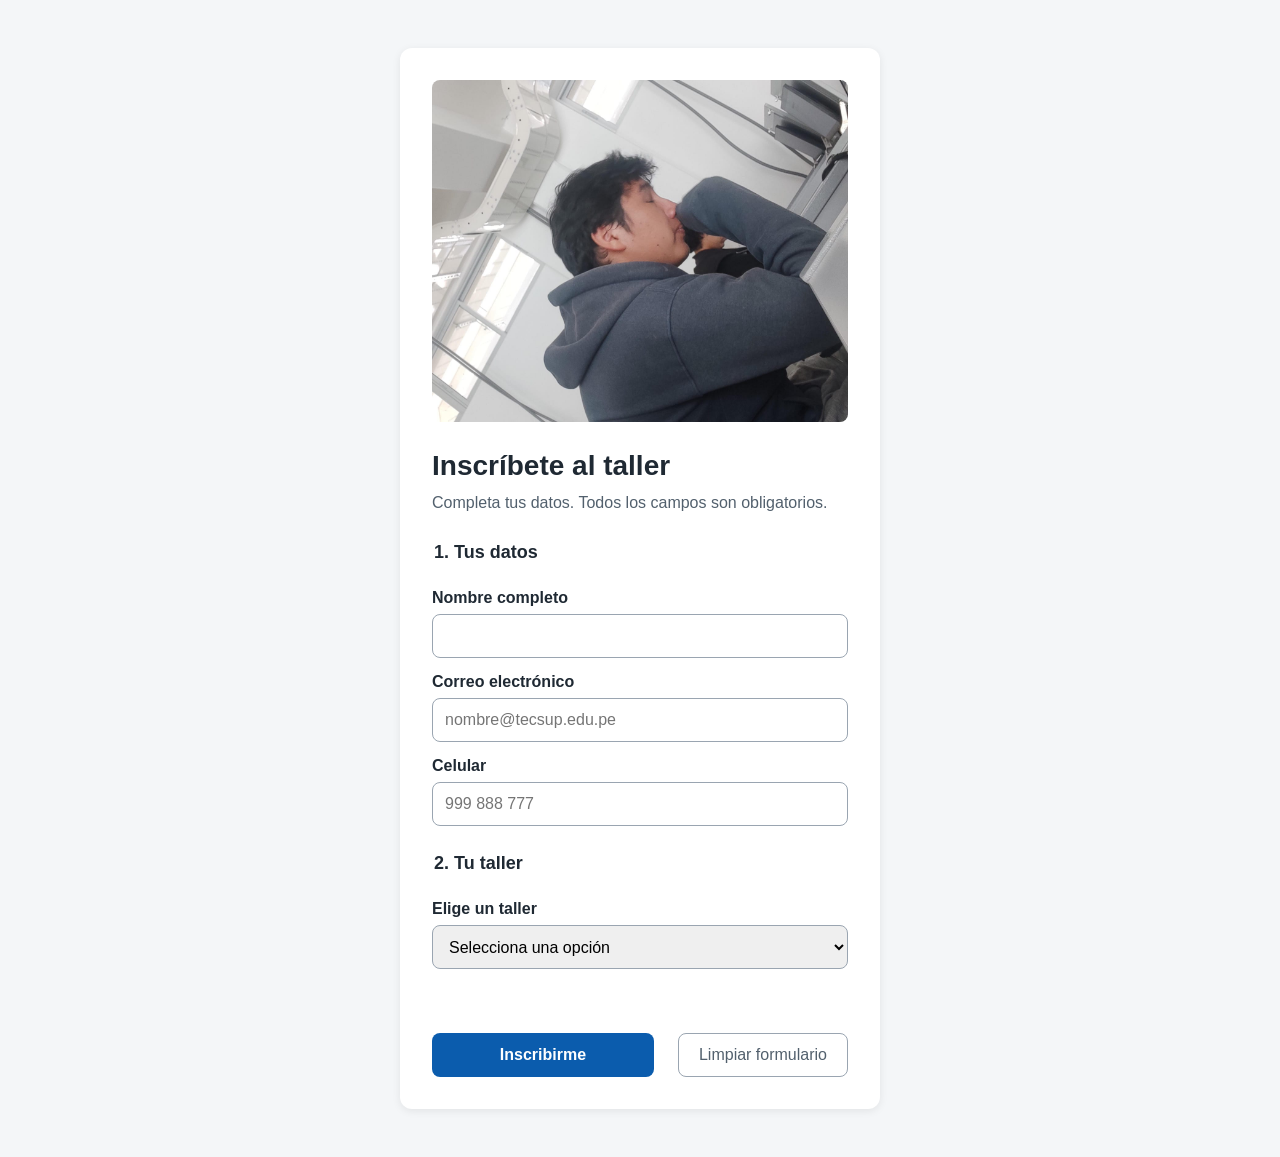
<file: index.html>
<!DOCTYPE html>
<html lang="es">
<head>
  <meta charset="UTF-8">
  <meta name="viewport" content="width=device-width, initial-scale=1.0">
  <title>Inscripción al taller</title>
  <link rel="stylesheet" href="stile.css">
</head>
<body>
  <main class="tarjeta">
    <img src="img/img.jpeg" alt="Estudiantes programando en el laboratorio">
    <h1>Inscríbete al taller</h1>
    <p class="ayuda">Completa tus datos. Todos los campos son obligatorios.</p>
 
    <form id="formulario" novalidate>
      <fieldset>
        <legend>1. Tus datos</legend>
        <label for="nombre">Nombre completo</label>
        <input id="nombre" type="text" autocomplete="name" required>
 
        <label for="correo">Correo electrónico</label>
        <input id="correo" type="email" autocomplete="email"
               placeholder="nombre@tecsup.edu.pe" required>
 
        <label for="telefono">Celular</label>
        <input id="telefono" type="tel" placeholder="999 888 777" required>
      </fieldset>
 
      <fieldset>
        <legend>2. Tu taller</legend>
        <label for="taller">Elige un taller</label>
        <select id="taller" required>
          <option value="">Selecciona una opción</option>
          <optgroup label="Control de versiones">
            <option>Git</option> <option>GitHub</option> <option>Markdown</option>
          </optgroup>
          <optgroup label="Desarrollo web">
            <option>HTML</option> <option>CSS</option> <option>JavaScript</option>
            <option>React</option> <option>Node.js</option> <option>APIs</option>
          </optgroup>
          <optgroup label="Diseño y calidad">
            <option>Figma</option> <option>Accesibilidad</option> <option>Testing</option>
          </optgroup>
        </select>
      </fieldset>
 
      <p id="mensaje" class="mensaje" role="status"></p>
 
      <div class="acciones">
        <button type="submit" class="boton-principal">Inscribirme</button>
        <button type="reset" class="boton-secundario">Limpiar formulario</button>
      </div>
    </form>
  </main>
  <script src="app.js"></script>
</body>
</html>
</file>
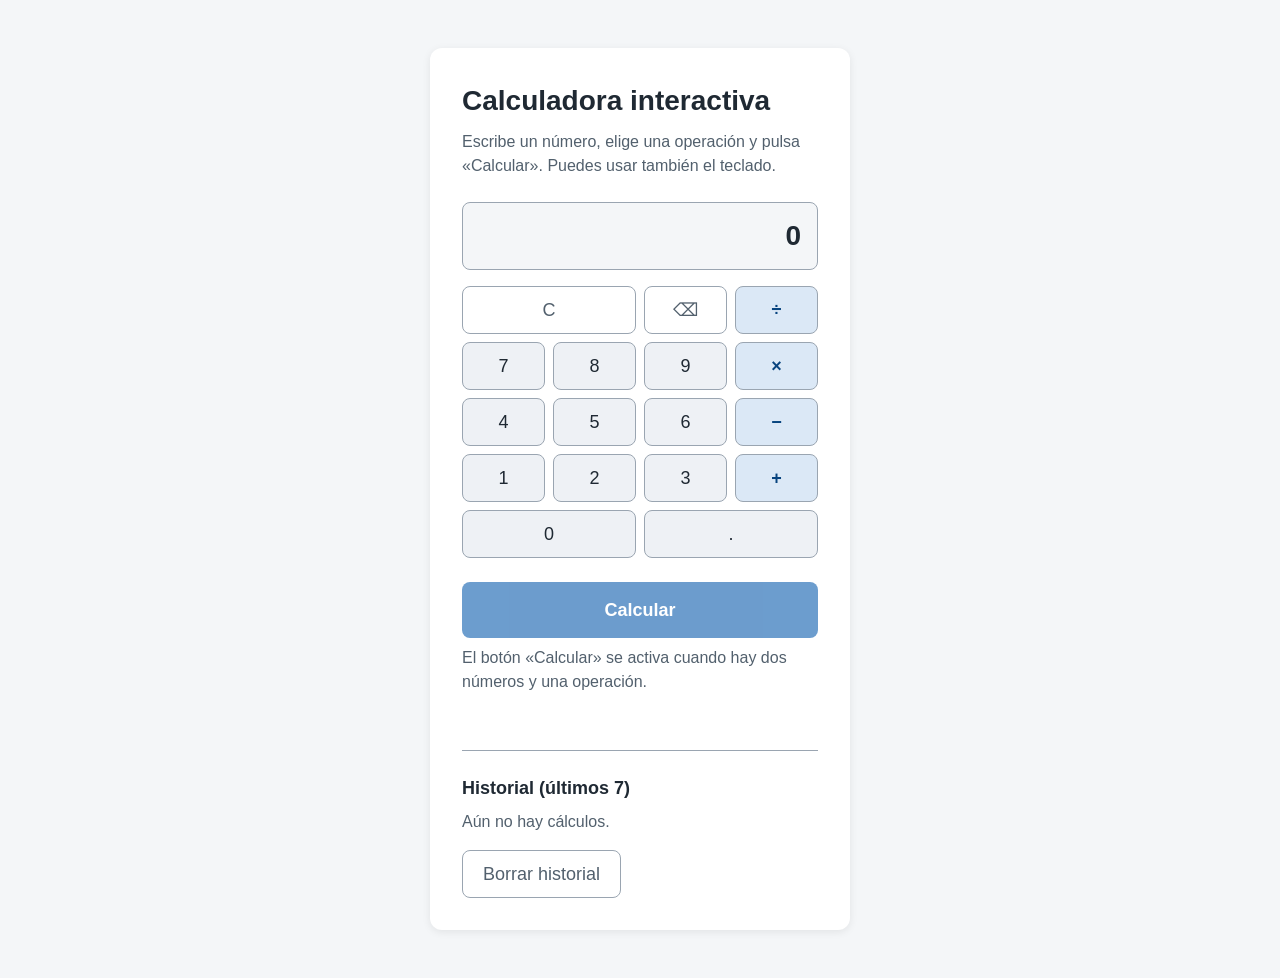
<file: TAREA/index.html>
<!DOCTYPE html>
<html lang="es">
<head>
  <meta charset="UTF-8">
  <meta name="viewport" content="width=device-width, initial-scale=1.0">
  <title>Calculadora interactiva</title>
  <link rel="stylesheet" href="estilos.css">
</head>
<body>
  <main class="tarjeta">
    <h1>Calculadora interactiva</h1>
    <p class="ayuda">Escribe un número, elige una operación y pulsa «Calcular». Puedes usar también el teclado.</p>

    <section aria-label="Calculadora">
      <output id="pantalla" class="pantalla" aria-label="Pantalla de la calculadora">0</output>

      <div class="teclado">
        <button type="button" class="tecla accion span2" data-accion="limpiar" aria-label="Limpiar todo">C</button>
        <button type="button" class="tecla accion" data-accion="borrar" aria-label="Borrar último dígito">⌫</button>
        <button type="button" class="tecla op" data-op="÷" aria-label="Dividir">÷</button>

        <button type="button" class="tecla" data-num="7">7</button>
        <button type="button" class="tecla" data-num="8">8</button>
        <button type="button" class="tecla" data-num="9">9</button>
        <button type="button" class="tecla op" data-op="×" aria-label="Multiplicar">×</button>

        <button type="button" class="tecla" data-num="4">4</button>
        <button type="button" class="tecla" data-num="5">5</button>
        <button type="button" class="tecla" data-num="6">6</button>
        <button type="button" class="tecla op" data-op="−" aria-label="Restar">−</button>

        <button type="button" class="tecla" data-num="1">1</button>
        <button type="button" class="tecla" data-num="2">2</button>
        <button type="button" class="tecla" data-num="3">3</button>
        <button type="button" class="tecla op" data-op="+" aria-label="Sumar">+</button>

        <button type="button" class="tecla span2" data-num="0">0</button>
        <button type="button" class="tecla span2" data-num="." aria-label="Punto decimal">.</button>

        <button type="button" id="igual" class="tecla igual span4" disabled>Calcular</button>
      </div>
      <p id="pista" class="pista">El botón «Calcular» se activa cuando hay dos números y una operación.</p>
    </section>

    <p id="mensaje" class="mensaje" role="status"></p>

    <section class="historial-bloque" aria-labelledby="titulo-historial">
      <h2 id="titulo-historial">Historial (últimos 7)</h2>
      <p id="historial-vacio" class="pista">Aún no hay cálculos.</p>
      <ol id="historial" class="historial"></ol>
      <div class="acciones">
        <button type="button" id="borrar-historial" class="boton-secundario">Borrar historial</button>
        <button type="button" id="deshacer" class="boton-principal" hidden>Deshacer</button>
      </div>
    </section>
  </main>
  <script src="app.js"></script>
</body>
</html>
</file>
<file: stile.css>
:root {
  --color-primario: #0b5cad;
  --color-texto: #1f2933;
  --color-suave: #52606d;
  --color-borde: #9aa5b1;
  --color-fondo: #f4f6f8;
  --color-error: #b42318;
  --color-exito: #067647;
  --espacio: 16px;
}
 
* { box-sizing: border-box; }
 
body {
  margin: 0;
  padding: var(--espacio);
  font-family: Arial, Helvetica, sans-serif;
  font-size: 16px;
  line-height: 1.5;
  color: var(--color-texto);
  background: var(--color-fondo);
}
 
.tarjeta {
  max-width: 480px;
  margin: 32px auto;
  padding: 32px;
  background: #ffffff;
  border-radius: 12px;
  box-shadow: 0 2px 8px rgba(0, 0, 0, 0.08);
}
 
.tarjeta img { width: 100%; border-radius: 8px; }
 
h1 { font-size: 28px; margin: 16px 0 4px; }
.ayuda { color: var(--color-suave); margin: 0 0 24px; }
 
fieldset { border: none; padding: 0; margin: 0 0 24px; }
legend { font-size: 18px; font-weight: bold; margin-bottom: 8px; }
label { display: block; font-weight: bold; margin: 12px 0 4px; }
 
input, select {
  width: 100%;
  min-height: 44px;
  padding: 8px 12px;
  font-size: 16px;
  border: 1px solid var(--color-borde);
  border-radius: 8px;
}
 
.validado input:invalid,
.validado select:invalid { border: 2px solid var(--color-error); }
 
.acciones { display: flex; gap: 24px; flex-wrap: wrap; }
 
button {
  min-height: 44px;
  padding: 10px 20px;
  font-size: 16px;
  border-radius: 8px;
  cursor: pointer;
}
 
.boton-principal {
  flex: 1;
  background: var(--color-primario);
  color: #ffffff;
  border: none;
  font-weight: bold;
}
 
.boton-principal:disabled { opacity: 0.6; cursor: wait; }
 
.boton-secundario {
  background: transparent;
  color: var(--color-suave);
  border: 1px solid var(--color-borde);
}
 
:focus-visible { outline: 3px solid #f59e0b; outline-offset: 2px; }
 
.mensaje { min-height: 24px; font-weight: bold; }
.mensaje.error { color: var(--color-error); }
.mensaje.exito { color: var(--color-exito); }
.mensaje.info { color: var(--color-primario); }
</file>
<file: TAREA/estilos.css>
:root {
  --color-primario: #0b5cad;
  --color-primario-oscuro: #08447f;
  --color-texto: #1f2933;
  --color-suave: #52606d;
  --color-borde: #9aa5b1;
  --color-fondo: #f4f6f8;
  --color-tecla: #eef1f5;
  --color-operacion: #dbe8f6;
  --color-error: #b42318;
  --color-exito: #067647;
  --espacio: 16px;
}

* { box-sizing: border-box; }

body {
  margin: 0;
  padding: var(--espacio);
  font-family: Arial, Helvetica, sans-serif;
  font-size: 16px;
  line-height: 1.5;
  color: var(--color-texto);
  background: var(--color-fondo);
}

.tarjeta {
  max-width: 420px;
  margin: 32px auto;
  padding: 32px;
  background: #ffffff;
  border-radius: 12px;
  box-shadow: 0 2px 8px rgba(0, 0, 0, 0.08);
}

h1 { font-size: 28px; margin: 0 0 8px; }
h2 { font-size: 18px; margin: 0 0 8px; }
.ayuda { color: var(--color-suave); margin: 0 0 24px; }
.pista { color: var(--color-suave); font-size: 16px; margin: 8px 0 0; }

.pantalla {
  display: block;
  min-height: 64px;
  padding: 12px 16px;
  margin-bottom: 16px;
  font-size: 28px;
  font-weight: bold;
  text-align: right;
  word-break: break-all;
  background: var(--color-fondo);
  border: 1px solid var(--color-borde);
  border-radius: 8px;
}

.teclado {
  display: grid;
  grid-template-columns: repeat(4, 1fr);
  gap: 8px;
}

.span2 { grid-column: span 2; }
.span4 { grid-column: span 4; margin-top: 16px; }

button {
  min-height: 48px;
  padding: 10px 20px;
  font-size: 18px;
  font-family: inherit;
  border-radius: 8px;
  border: 1px solid var(--color-borde);
  cursor: pointer;
}

.tecla { background: var(--color-tecla); color: var(--color-texto); }
.tecla.op { background: var(--color-operacion); color: var(--color-primario-oscuro); font-weight: bold; }
.tecla.accion { background: #ffffff; color: var(--color-suave); }
.tecla.activa { background: var(--color-primario-oscuro); color: #ffffff; }

.tecla.igual,
.boton-principal {
  background: var(--color-primario);
  color: #ffffff;
  border: none;
  font-weight: bold;
}

.tecla.igual { min-height: 56px; }
.tecla.igual:disabled { opacity: 0.6; cursor: not-allowed; }

.boton-secundario { background: transparent; color: var(--color-suave); }

:focus-visible { outline: 3px solid #f59e0b; outline-offset: 2px; }

.mensaje { min-height: 24px; margin: 16px 0; font-weight: bold; }
.mensaje.error { color: var(--color-error); }
.mensaje.exito { color: var(--color-exito); }
.mensaje.info { color: var(--color-primario); }

.historial-bloque { margin-top: 8px; padding-top: 24px; border-top: 1px solid var(--color-borde); }
.historial { margin: 0 0 16px; padding-left: 24px; }
.historial li { padding: 4px 0; }

.acciones { display: flex; gap: 24px; flex-wrap: wrap; }
</file>
